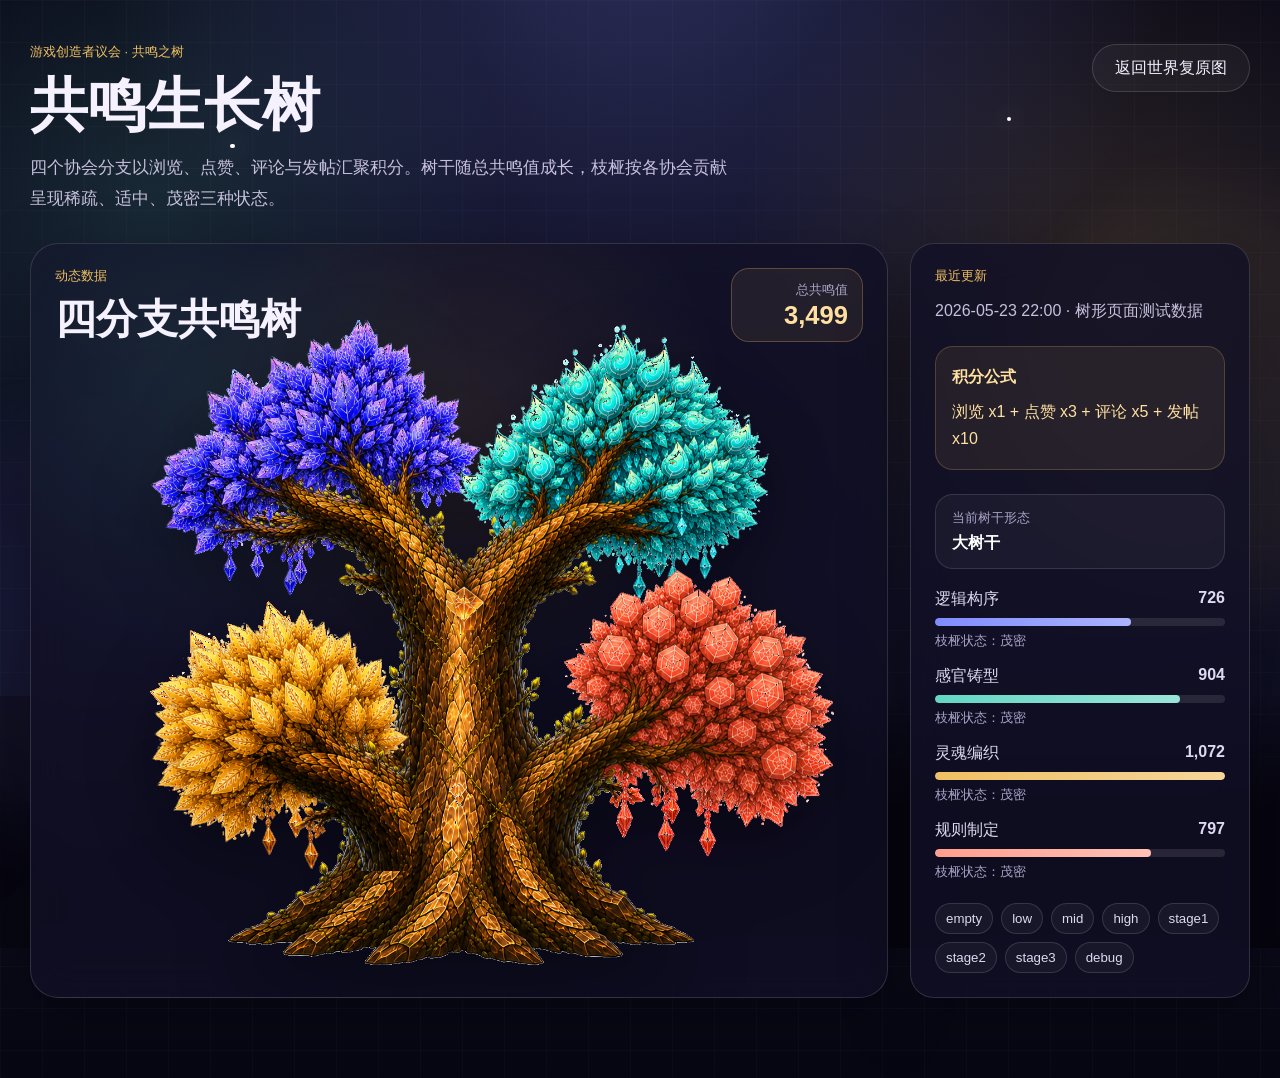
<file: tree.html>
<!doctype html>
<html lang="zh-CN">
  <head>
    <meta charset="utf-8">
    <meta name="viewport" content="width=device-width, initial-scale=1">
    <title>共鸣生长树 | 游戏创造者议会</title>
    <meta name="description" content="四分支共鸣树可视化与快速测试页面。">
    <link rel="stylesheet" href="styles.css">
  </head>
  <body data-page="tree">
    <div class="ambient" aria-hidden="true">
      <span class="star star-a"></span>
      <span class="star star-b"></span>
      <span class="star star-c"></span>
      <span class="mist mist-a"></span>
      <span class="mist mist-b"></span>
    </div>

    <main class="shell world-shell tree-shell">
      <header class="world-header tree-header">
        <div>
          <p class="eyebrow">游戏创造者议会 · 共鸣之树</p>
          <h1>共鸣生长树</h1>
          <p class="lead">四个协会分支以浏览、点赞、评论与发帖汇聚积分。树干随总共鸣值成长，枝桠按各协会贡献呈现稀疏、适中、茂密三种状态。</p>
        </div>
        <a class="ghost-link" href="world.html">返回世界复原图</a>
      </header>

      <section class="tree-grid" aria-label="四分支共鸣树">
        <section class="tree-board" aria-labelledby="tree-title">
          <div class="tree-board-top">
            <div>
              <p class="eyebrow" id="tree-preset-label">动态数据</p>
              <h2 id="tree-title">四分支共鸣树</h2>
            </div>
            <div class="tree-total">
              <span>总共鸣值</span>
              <strong id="tree-total-score">0</strong>
            </div>
          </div>

          <div class="tree-visual">
            <div class="tree-trunk-layers" id="tree-trunk-layers" aria-hidden="true"></div>
            <svg
              class="tree-svg"
              id="tree-svg"
              viewBox="0 0 920 660"
              role="img"
              aria-labelledby="tree-svg-title tree-svg-desc"
            >
              <title id="tree-svg-title">四分支共鸣树</title>
              <desc id="tree-svg-desc">每个枝桠代表一个协会，枝桠疏密由该协会积分决定。</desc>
            </svg>
          </div>
        </section>

        <aside class="world-stats tree-stats">
          <p class="eyebrow">最近更新</p>
          <p class="update-text" id="tree-updated-at">读取共鸣数据中</p>
          <div class="formula-box">
            <strong>积分公式</strong>
            <span>浏览 x1 + 点赞 x3 + 评论 x5 + 发帖 x10</span>
          </div>
          <div class="tree-stage-box">
            <span>当前树干形态</span>
            <strong id="tree-stage-name">小树干</strong>
          </div>
          <div class="resonance-bars" id="tree-resonance-bars"></div>
          <div class="tree-quick-tests" aria-label="快速测试入口">
            <a href="tree.html?preset=empty">empty</a>
            <a href="tree.html?preset=low">low</a>
            <a href="tree.html?preset=mid">mid</a>
            <a href="tree.html?preset=high">high</a>
            <a href="tree.html?preset=stage1">stage1</a>
            <a href="tree.html?preset=stage2">stage2</a>
            <a href="tree.html?preset=stage3">stage3</a>
            <a href="tree.html?preset=stage2&amp;debug=1">debug</a>
          </div>
        </aside>
      </section>

      <section class="tree-debug board-card" id="tree-debug-panel" hidden>
        <div class="section-heading">
          <p class="eyebrow">调试面板</p>
          <h2>快速调整分数、阈值与枝桠位置</h2>
        </div>
        <div class="tree-debug-grid" id="tree-debug-grid"></div>
      </section>
    </main>

    <script type="module" src="src/tree.js"></script>
  </body>
</html>
</file>
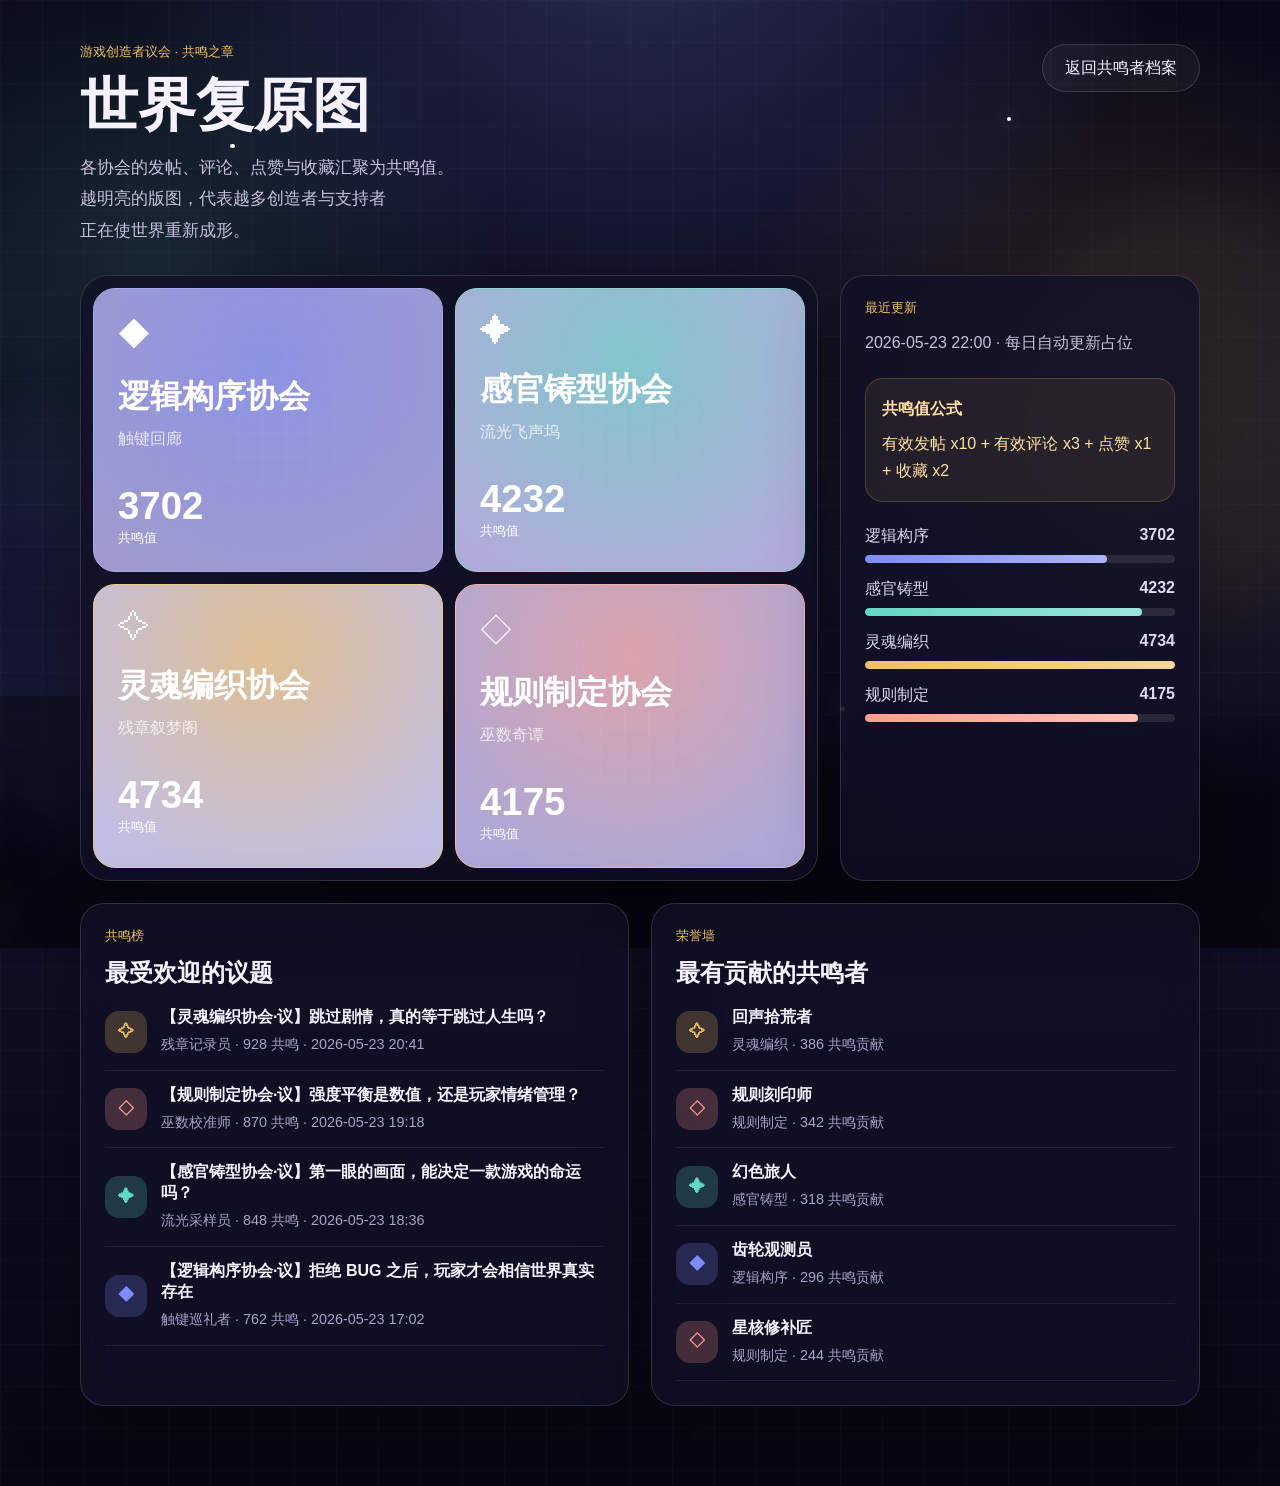
<file: world.html>
<!doctype html>
<html lang="zh-CN">
  <head>
    <meta charset="utf-8">
    <meta name="viewport" content="width=device-width, initial-scale=1">
    <title>世界复原图 | 游戏创造者议会</title>
    <meta name="description" content="四大协会共鸣值数据可视化。">
    <link rel="stylesheet" href="styles.css">
  </head>
  <body data-page="world">
    <div class="ambient" aria-hidden="true">
      <span class="star star-a"></span>
      <span class="star star-b"></span>
      <span class="star star-c"></span>
      <span class="mist mist-a"></span>
      <span class="mist mist-b"></span>
    </div>

    <main class="shell world-shell">
      <header class="world-header">
        <div>
          <p class="eyebrow">游戏创造者议会 · 共鸣之章</p>
          <h1>世界复原图</h1>
          <p class="lead">各协会的发帖、评论、点赞与收藏汇聚为共鸣值。<br>越明亮的版图，代表越多创造者与支持者<br>正在使世界重新成形。</p>
        </div>
        <a class="ghost-link" href="index.html">返回共鸣者档案</a>
      </header>

      <section class="world-grid" aria-label="四协会世界复原图">
        <div class="map-board" id="map-board"></div>
        <aside class="world-stats">
          <p class="eyebrow">最近更新</p>
          <p class="update-text" id="updated-at">读取共鸣数据中</p>
          <div class="formula-box">
            <strong>共鸣值公式</strong>
            <span>有效发帖 x10 + 有效评论 x3 + 点赞 x1 + 收藏 x2</span>
          </div>
          <div class="resonance-bars" id="resonance-bars"></div>
        </aside>
      </section>

      <section class="leaderboards">
        <article class="board-card">
          <div class="section-heading">
            <p class="eyebrow">共鸣榜</p>
            <h2>最受欢迎的议题</h2>
          </div>
          <ol class="rank-list" id="topic-rank"></ol>
        </article>
        <article class="board-card">
          <div class="section-heading">
            <p class="eyebrow">荣誉墙</p>
            <h2>最有贡献的共鸣者</h2>
          </div>
          <ol class="rank-list" id="contributor-rank"></ol>
        </article>
      </section>
    </main>

    <script type="module" src="src/world.js"></script>
  </body>
</html>
</file>
<file: styles.css>
:root {
  color-scheme: dark;
  --bg: #090817;
  --bg-2: #121126;
  --text: #f5f1ff;
  --muted: #aaa2c8;
  --line: rgba(255, 255, 255, 0.14);
  --panel: rgba(17, 16, 38, 0.78);
  --panel-strong: rgba(27, 23, 54, 0.92);
  --gold: #f0bf62;
  --violet: #8d7cff;
  font-family: "Microsoft YaHei", "PingFang SC", "Noto Sans CJK SC", Arial, sans-serif;
}

* {
  box-sizing: border-box;
}

body {
  min-height: 100vh;
  margin: 0;
  overflow-x: hidden;
  background:
    linear-gradient(rgba(255, 255, 255, 0.018) 1px, transparent 1px),
    linear-gradient(90deg, rgba(255, 255, 255, 0.018) 1px, transparent 1px),
    radial-gradient(circle at 50% -10%, rgba(127, 140, 255, 0.3), transparent 34rem),
    radial-gradient(circle at 12% 18%, rgba(98, 215, 196, 0.15), transparent 22rem),
    radial-gradient(circle at 87% 26%, rgba(240, 191, 98, 0.15), transparent 24rem),
    linear-gradient(180deg, #090817 0%, #101026 56%, #070713 100%);
  background-size: 42px 42px, 42px 42px, auto, auto, auto, auto;
  color: var(--text);
  word-break: break-word;
}

body::before {
  position: fixed;
  right: -8vw;
  bottom: -3rem;
  left: -8vw;
  z-index: 0;
  height: 28vh;
  pointer-events: none;
  content: "";
  background:
    linear-gradient(135deg, transparent 0 18%, rgba(8, 7, 18, 0.92) 18% 31%, transparent 31%),
    linear-gradient(45deg, transparent 0 16%, rgba(8, 7, 18, 0.88) 16% 28%, transparent 28%),
    linear-gradient(180deg, transparent 0, rgba(6, 5, 14, 0.98) 42%);
  opacity: 0.86;
}

button,
a {
  font: inherit;
}

button {
  cursor: pointer;
}

.ambient {
  position: fixed;
  inset: 0;
  pointer-events: none;
  overflow: hidden;
}

.moon {
  position: absolute;
  top: 7vh;
  left: 50%;
  width: 16rem;
  height: 16rem;
  border: 1px solid rgba(240, 191, 98, 0.24);
  border-radius: 50%;
  box-shadow: inset 0 0 60px rgba(240, 191, 98, 0.08), 0 0 90px rgba(127, 140, 255, 0.12);
  transform: translateX(-50%);
}

.moon::before,
.moon::after,
.rune-ring::before,
.rune-ring::after {
  position: absolute;
  border: 1px solid rgba(255, 255, 255, 0.08);
  border-radius: inherit;
  content: "";
}

.moon::before {
  inset: 18%;
}

.moon::after {
  inset: 38%;
  background: rgba(240, 191, 98, 0.18);
  box-shadow: 0 0 24px rgba(240, 191, 98, 0.2);
}

.rune-ring {
  position: absolute;
  top: 14vh;
  left: 50%;
  width: 28rem;
  height: 28rem;
  border: 1px dashed rgba(240, 191, 98, 0.16);
  border-radius: 50%;
  transform: translateX(-50%);
  animation: slowSpin 34s linear infinite;
}

.rune-ring::before {
  inset: 11%;
}

.rune-ring::after {
  inset: 23%;
  border-style: dashed;
}

.ruin-arch {
  position: absolute;
  right: 8vw;
  bottom: 4vh;
  width: min(34rem, 70vw);
  height: 28rem;
  opacity: 0.3;
  background:
    radial-gradient(ellipse at 50% 100%, transparent 0 38%, rgba(238, 230, 255, 0.12) 39% 41%, transparent 42%),
    linear-gradient(90deg, transparent 0 11%, rgba(238, 230, 255, 0.1) 11% 16%, transparent 16% 38%, rgba(238, 230, 255, 0.1) 38% 43%, transparent 43% 62%, rgba(238, 230, 255, 0.1) 62% 67%, transparent 67% 84%, rgba(238, 230, 255, 0.1) 84% 89%, transparent 89%);
  filter: blur(0.3px);
}

.star,
.mist {
  position: absolute;
  display: block;
  border-radius: 999px;
}

.star {
  width: 0.28rem;
  height: 0.28rem;
  background: #fff;
  box-shadow: 0 0 22px rgba(255, 255, 255, 0.8);
  animation: twinkle 3.8s ease-in-out infinite;
}

.star-a {
  left: 18%;
  top: 16%;
}

.star-b {
  right: 21%;
  top: 13%;
  animation-delay: 0.9s;
}

.star-c {
  right: 34%;
  bottom: 21%;
  animation-delay: 1.6s;
}

.mist {
  width: 26rem;
  height: 26rem;
  filter: blur(42px);
  opacity: 0.24;
  animation: drift 9s ease-in-out infinite alternate;
}

.mist-a {
  left: -8rem;
  bottom: 4rem;
  background: rgba(127, 140, 255, 0.28);
}

.mist-b {
  right: -10rem;
  top: 12rem;
  background: rgba(240, 191, 98, 0.18);
  animation-delay: 1.4s;
}

.shell {
  position: relative;
  z-index: 1;
  width: calc(100% - 32px);
  max-width: 1120px;
  min-height: 100vh;
  margin: 0 auto;
  padding: 44px 0;
}

.view {
  display: none;
}

.view.is-active {
  display: block;
}

.hero {
  width: min(720px, 100%);
  margin: 12vh auto 0;
  text-align: center;
}

.eyebrow {
  margin: 0 0 12px;
  color: var(--gold);
  font-size: 0.8rem;
  letter-spacing: 0;
  text-transform: uppercase;
}

h1,
h2,
p {
  margin-top: 0;
}

h1 {
  margin-bottom: 24px;
  font-size: clamp(2.75rem, 8vw, 5.8rem);
  line-height: 1.02;
  letter-spacing: 0;
  overflow-wrap: anywhere;
}

.hero-title {
  display: flex;
  align-items: center;
  text-align: center;
  flex-direction: column;
}

.hero-title span {
  display: block;
  width: 100%;
  text-align: center;
}

.hero-question-line {
  position: relative;
  display: inline-grid;
  width: auto;
  justify-items: center;
}

.hero-title .hero-question-line {
  display: inline-block;
  width: fit-content;
}

.hero-title .hero-question-text {
  display: inline-block;
  width: auto;
  text-align: center;
}

.hero-title .hero-punctuation {
  position: absolute;
  left: 100%;
  top: 0;
  display: inline-block;
  width: auto;
  text-align: left;
}

.lead {
  width: min(620px, calc(100vw - 32px));
  margin: 0 auto 34px;
  color: #c7c0dc;
  font-size: 1.05rem;
  line-height: 1.9;
  overflow-wrap: anywhere;
  word-break: break-all;
}

.primary-action,
.ghost-action,
.ghost-link,
.community-link {
  display: inline-flex;
  align-items: center;
  justify-content: center;
  min-height: 48px;
  border-radius: 999px;
  text-decoration: none;
  transition: transform 180ms ease, border-color 180ms ease, background 180ms ease;
}

.primary-action {
  border: 1px solid rgba(255, 255, 255, 0.26);
  padding: 0 34px;
  background: linear-gradient(135deg, rgba(141, 124, 255, 0.92), rgba(240, 191, 98, 0.78));
  color: #fff;
  box-shadow: 0 18px 48px rgba(86, 73, 220, 0.28);
}

.primary-action.compact {
  min-height: 42px;
  padding: 0 22px;
}

.ghost-action,
.ghost-link {
  border: 1px solid var(--line);
  padding: 0 22px;
  background: rgba(255, 255, 255, 0.04);
  color: var(--text);
}

.primary-action:hover,
.ghost-action:hover,
.ghost-link:hover,
.community-link:hover,
.option-card:hover {
  transform: translateY(-2px);
}

.fineprint {
  margin: 18px 0 0;
  color: #85809d;
  font-size: 0.85rem;
}

.quiz {
  width: min(860px, 100%);
  margin: 5vh auto 0;
}

.quiz-header {
  display: flex;
  align-items: flex-start;
  justify-content: space-between;
  gap: 18px;
}

.quiz h2,
.result h2,
.world-header h1 {
  margin-bottom: 14px;
  font-size: clamp(2rem, 5vw, 3.6rem);
  line-height: 1.12;
  letter-spacing: 0;
}

.progress-orb {
  display: grid;
  width: 68px;
  height: 68px;
  flex: 0 0 auto;
  place-items: center;
  border: 1px solid rgba(240, 191, 98, 0.35);
  border-radius: 50%;
  background: rgba(240, 191, 98, 0.08);
  color: var(--gold);
}

.lore {
  max-width: 760px;
  color: #c7c0dc;
  font-size: 1rem;
  line-height: 1.8;
}

.progress-track,
.distribution-track {
  height: 8px;
  overflow: hidden;
  border-radius: 999px;
  background: rgba(255, 255, 255, 0.1);
}

.progress-track {
  margin: 22px 0 24px;
}

.progress-track span,
.distribution-track span {
  display: block;
  height: 100%;
  border-radius: inherit;
  background: linear-gradient(90deg, var(--violet), var(--gold));
  transition: width 260ms ease;
}

.option-grid {
  display: grid;
  gap: 14px;
}

.option-card {
  display: grid;
  grid-template-columns: 54px 1fr;
  gap: 16px;
  width: 100%;
  border: 1px solid rgba(255, 255, 255, 0.12);
  border-radius: 18px;
  padding: 18px;
  background: linear-gradient(135deg, rgba(255, 255, 255, 0.075), rgba(255, 255, 255, 0.03));
  color: var(--text);
  text-align: left;
  line-height: 1.65;
}

.option-card:hover {
  border-color: var(--accent);
  box-shadow: 0 14px 36px rgba(0, 0, 0, 0.28), inset 0 0 0 1px color-mix(in srgb, var(--accent), transparent 62%);
}

.option-mark,
.rank-crest {
  display: grid;
  place-items: center;
  border-radius: 14px;
  background: color-mix(in srgb, var(--accent), transparent 78%);
  color: var(--accent);
  font-weight: 700;
}

.resonance-veil {
  width: min(640px, 100%);
  margin: 18vh auto 0;
  text-align: center;
}

.sigil-wheel {
  display: grid;
  width: 132px;
  height: 132px;
  margin: 0 auto 28px;
  place-items: center;
  border: 1px solid rgba(255, 255, 255, 0.16);
  border-radius: 50%;
  animation: wheelSpin 1.4s linear infinite;
}

.sigil-wheel span {
  grid-area: 1 / 1;
  color: var(--gold);
  font-size: 1.6rem;
}

.sigil-wheel span:nth-child(2) {
  transform: rotate(90deg) translateY(-45px);
  color: #62d7c4;
}

.sigil-wheel span:nth-child(3) {
  transform: rotate(180deg) translateY(-45px);
  color: #f0bf62;
}

.sigil-wheel span:nth-child(4) {
  transform: rotate(270deg) translateY(-45px);
  color: #ff9e8d;
}

.result-panel,
.board-card,
.world-stats,
.map-board {
  border: 1px solid var(--line);
  background: var(--panel);
  box-shadow: 0 24px 70px rgba(0, 0, 0, 0.28);
  backdrop-filter: blur(18px);
}

.summon-stage {
  display: grid;
  min-height: calc(100vh - 88px);
  place-items: center;
  align-content: center;
  padding: 28px 0 60px;
  text-align: center;
}

.fantasy-card {
  position: relative;
  width: min(280px, 72vw);
  aspect-ratio: 5 / 7;
  border: 0;
  padding: 0;
  background: transparent;
  color: var(--text);
  perspective: 1200px;
  opacity: 0;
  transform: translateY(24px) scale(0.96);
}

.fantasy-card.is-summoned {
  opacity: 1;
  animation: cardSummon 700ms cubic-bezier(0.2, 0.72, 0.2, 1) forwards;
}

.fantasy-card.is-flipped {
  animation: cardSummon 700ms cubic-bezier(0.2, 0.72, 0.2, 1) forwards;
}

.fantasy-card.is-shaking {
  opacity: 1;
  animation: violentShake 1000ms cubic-bezier(0.32, 0.02, 0.4, 1.3) both;
}

.fantasy-card::after {
  position: absolute;
  inset: -34px;
  z-index: 4;
  border-radius: 44px;
  pointer-events: none;
  content: "";
  background:
    radial-gradient(circle at 50% 50%, rgba(255, 255, 255, 0.96), color-mix(in srgb, var(--accent), transparent 16%) 18%, transparent 54%),
    conic-gradient(from 30deg, transparent, color-mix(in srgb, var(--accent-soft), transparent 12%), transparent 32%, color-mix(in srgb, var(--accent), transparent 18%), transparent);
  filter: blur(7px);
  opacity: 0;
  transform: scale(0.72);
}

.fantasy-card.is-flash::after {
  animation: flipFlash 960ms ease-out both;
}

.card-aura {
  position: absolute;
  inset: -18px;
  border-radius: 34px;
  background:
    conic-gradient(from 90deg, transparent, color-mix(in srgb, var(--accent), transparent 28%), transparent 34%, color-mix(in srgb, var(--accent-soft), transparent 30%), transparent),
    radial-gradient(circle, color-mix(in srgb, var(--accent), transparent 55%), transparent 64%);
  filter: blur(10px);
  opacity: 0;
  animation: slowSpin 5.5s linear infinite, auraPulse 1300ms ease-in-out infinite alternate;
  transition: opacity 220ms ease, transform 220ms ease;
}

.fantasy-card:hover .card-aura,
.fantasy-card:focus-visible .card-aura,
.fantasy-card.is-shaking .card-aura,
.fantasy-card.is-flash .card-aura {
  opacity: 1;
}

.card-inner {
  position: absolute;
  inset: 0;
  display: block;
  transform-style: preserve-3d;
  transition: transform 760ms cubic-bezier(0.2, 0.72, 0.2, 1);
}

.fantasy-card.is-flipped .card-inner {
  transform: rotateY(180deg);
}

.card-side {
  position: absolute;
  inset: 0;
  display: grid;
  overflow: hidden;
  place-items: center;
  border: 2px solid rgba(255, 255, 255, 0.2);
  border-radius: 28px;
  backface-visibility: hidden;
  box-shadow:
    inset 0 0 0 10px rgba(255, 255, 255, 0.035),
    inset 0 0 22px rgba(255, 255, 255, 0.035),
    0 24px 70px rgba(0, 0, 0, 0.48);
  transition: border-color 220ms ease, box-shadow 220ms ease;
}

.fantasy-card:hover .card-side,
.fantasy-card:focus-visible .card-side,
.fantasy-card.is-shaking .card-side,
.fantasy-card.is-flash .card-side {
  border-color: color-mix(in srgb, var(--accent), white 18%);
  box-shadow:
    inset 0 0 0 10px rgba(255, 255, 255, 0.04),
    inset 0 0 42px color-mix(in srgb, var(--accent), transparent 58%),
    0 0 34px color-mix(in srgb, var(--accent), transparent 38%),
    0 28px 88px rgba(0, 0, 0, 0.52);
}

.card-back {
  align-content: center;
  gap: 14px;
  background:
    radial-gradient(circle at 50% 24%, color-mix(in srgb, var(--accent), transparent 56%), transparent 12rem),
    repeating-linear-gradient(45deg, rgba(255, 255, 255, 0.035) 0 2px, transparent 2px 10px),
    linear-gradient(160deg, #201a3e, #090817 70%);
}

.card-back::before,
.card-front::before {
  position: absolute;
  inset: 18px;
  border: 1px solid rgba(255, 255, 255, 0.22);
  border-radius: 20px;
  content: "";
}

.card-back::after {
  position: absolute;
  inset: 44px;
  border: 1px dashed color-mix(in srgb, var(--accent), transparent 34%);
  border-radius: 50%;
  content: "";
  animation: slowSpin 18s linear infinite;
}

.back-sigil {
  z-index: 1;
  display: grid;
  width: 92px;
  height: 92px;
  place-items: center;
  border-radius: 50%;
  background: rgba(255, 255, 255, 0.08);
  color: var(--accent-soft);
  font-size: 2.4rem;
  box-shadow: 0 0 34px color-mix(in srgb, var(--accent), transparent 42%);
}

.back-title,
.back-line {
  z-index: 1;
}

.back-title {
  font-size: 1.35rem;
  font-weight: 700;
}

.back-line {
  width: 80%;
  color: #c7c0dc;
  font-size: 0.9rem;
  line-height: 1.7;
}

.card-front {
  background: #090817;
  transform: rotateY(180deg);
}

.card-front img {
  width: 100%;
  height: 100%;
  object-fit: cover;
}

.front-crest {
  position: absolute;
  top: 28px;
  right: 28px;
  display: grid;
  width: 50px;
  height: 50px;
  place-items: center;
  border: 1px solid rgba(255, 255, 255, 0.34);
  border-radius: 50%;
  background: rgba(0, 0, 0, 0.24);
  color: #fff;
  font-size: 1.4rem;
}

.front-nameplate {
  position: absolute;
  right: 22px;
  bottom: 24px;
  left: 22px;
  display: grid;
  gap: 4px;
  padding: 16px 12px 14px;
  border: 1px solid color-mix(in srgb, var(--accent), transparent 34%);
  border-radius: 18px;
  background: linear-gradient(180deg, rgba(8, 7, 18, 0.72), rgba(8, 7, 18, 0.94));
  box-shadow: inset 0 0 28px rgba(0, 0, 0, 0.25);
}

.front-nameplate strong,
.english-name {
  color: var(--accent);
  font-family: "Cinzel Decorative", "Uncial Antiqua", "Palatino Linotype", "Book Antiqua", Georgia, serif;
  font-weight: 700;
  letter-spacing: 0;
  text-shadow: 0 0 18px color-mix(in srgb, var(--accent), transparent 26%);
}

.front-nameplate strong {
  font-size: clamp(1rem, 4.4vw, 1.45rem);
  line-height: 0.98;
  overflow-wrap: normal;
}

.front-nameplate em {
  color: rgba(255, 255, 255, 0.88);
  font-style: normal;
  font-size: 0.88rem;
}

.card-hint {
  width: min(320px, 100%);
  margin: 24px auto 0;
  color: #c7c0dc;
  line-height: 1.8;
}

.result-copy {
  width: min(640px, calc(100vw - 24px));
  margin-top: 26px;
  opacity: 0;
  transform: translateY(18px);
  transition: opacity 460ms ease, transform 460ms ease;
  pointer-events: none;
}

.result-copy.is-visible {
  opacity: 1;
  transform: translateY(0);
  pointer-events: auto;
}

.bilingual-title {
  display: grid;
  gap: 4px;
  justify-items: center;
}

.english-name {
  display: block;
  max-width: min(340px, calc(100vw - 36px));
  font-size: clamp(2rem, 7vw, 4.35rem);
  line-height: 0.98;
  overflow-wrap: normal;
  white-space: normal;
  text-wrap: balance;
}

.chinese-name {
  display: block;
  color: rgba(255, 255, 255, 0.92);
  font-size: clamp(1.08rem, 3.8vw, 1.65rem);
  font-weight: 600;
  line-height: 1.4;
}

.subtitle,
.declaration,
.portrait,
.update-text {
  color: #c7c0dc;
  line-height: 1.8;
}

.result-copy .subtitle,
.result-copy .declaration,
.result-copy .portrait {
  width: min(286px, calc(100vw - 72px));
  margin-right: auto;
  margin-left: auto;
  overflow-wrap: anywhere;
  word-break: break-all;
}

.declaration {
  max-width: 620px;
  margin-right: auto;
  margin-bottom: 24px;
  margin-left: auto;
  font-size: 1.05rem;
}

.keyword-row {
  display: flex;
  flex-wrap: wrap;
  justify-content: center;
  gap: 10px;
  margin-bottom: 28px;
}

.keyword-row span {
  border: 1px solid color-mix(in srgb, var(--accent), transparent 45%);
  border-radius: 999px;
  padding: 8px 14px;
  background: color-mix(in srgb, var(--accent), transparent 82%);
  color: #fff;
}

.result-panel {
  border-radius: 24px;
  padding: 24px;
}

.distribution {
  display: grid;
  width: min(300px, calc(100vw - 72px));
  gap: 18px;
  margin: 18px auto 24px;
  text-align: left;
}

.distribution-label {
  display: flex;
  justify-content: space-between;
  gap: 12px;
  margin-bottom: 8px;
  color: #ded9f1;
}

.distribution-track span {
  background: linear-gradient(90deg, var(--accent), color-mix(in srgb, var(--accent), white 35%));
}

.action-row {
  display: flex;
  flex-wrap: wrap;
  justify-content: center;
  gap: 12px;
  margin: 24px 0 14px;
}

.community-link {
  width: min(420px, 100%);
  border: 1px solid rgba(240, 191, 98, 0.35);
  padding: 0 18px;
  background: rgba(240, 191, 98, 0.08);
  color: #ffe0a1;
}

.world-shell {
  padding-bottom: 80px;
}

.world-header {
  display: flex;
  align-items: flex-start;
  justify-content: space-between;
  gap: 24px;
  margin-bottom: 28px;
}

.world-header .lead {
  margin: 0;
}

.world-grid {
  display: grid;
  grid-template-columns: minmax(0, 1fr) 360px;
  gap: 22px;
  align-items: stretch;
}

.map-board {
  display: grid;
  min-height: 560px;
  grid-template-columns: repeat(2, minmax(0, 1fr));
  gap: 12px;
  border-radius: 28px;
  padding: 12px;
}

.map-tile {
  position: relative;
  overflow: hidden;
  border: 1px solid color-mix(in hsl, var(--accent), white 18%);
  border-radius: 22px;
  padding: 24px;
  background:
    radial-gradient(circle at 50% 25%, color-mix(in srgb, var(--accent), transparent 38%), transparent 15rem),
    hsl(245 42% var(--light));
  filter: saturate(var(--sat));
  color: #fff;
}

.map-tile::after {
  position: absolute;
  inset: 0;
  content: "";
  background-image:
    linear-gradient(rgba(255, 255, 255, 0.05) 1px, transparent 1px),
    linear-gradient(90deg, rgba(255, 255, 255, 0.05) 1px, transparent 1px);
  background-size: 24px 24px;
  mask-image: radial-gradient(circle at center, black, transparent 78%);
}

.map-crest {
  font-size: 2rem;
}

.map-tile h2 {
  position: relative;
  margin: 18px 0 10px;
  font-size: clamp(1.35rem, 3vw, 2rem);
}

.map-tile p,
.map-tile strong,
.map-tile small {
  position: relative;
}

.map-tile p {
  color: rgba(255, 255, 255, 0.78);
}

.map-tile strong {
  display: block;
  margin-top: 34px;
  font-size: 2.4rem;
}

.world-stats {
  border-radius: 24px;
  padding: 24px;
}

.formula-box {
  display: grid;
  gap: 8px;
  margin: 20px 0 24px;
  border: 1px solid rgba(240, 191, 98, 0.22);
  border-radius: 18px;
  padding: 16px;
  background: rgba(240, 191, 98, 0.08);
  color: #ffe0a1;
  line-height: 1.7;
}

.resonance-bars {
  display: grid;
  gap: 16px;
}

.leaderboards {
  display: grid;
  grid-template-columns: repeat(2, minmax(0, 1fr));
  gap: 22px;
  margin-top: 22px;
}

.board-card {
  border-radius: 24px;
  padding: 24px;
}

.section-heading h2 {
  margin-bottom: 18px;
}

.rank-list {
  display: grid;
  gap: 14px;
  margin: 0;
  padding: 0;
  list-style: none;
}

.rank-list li {
  display: grid;
  grid-template-columns: 42px 1fr;
  gap: 14px;
  align-items: center;
  border-bottom: 1px solid rgba(255, 255, 255, 0.08);
  padding-bottom: 14px;
}

.rank-list p {
  margin: 6px 0 0;
  color: var(--muted);
  font-size: 0.9rem;
  line-height: 1.5;
}

.rank-crest {
  width: 42px;
  height: 42px;
}

@keyframes twinkle {
  0%, 100% {
    opacity: 0.35;
    transform: scale(1);
  }
  50% {
    opacity: 1;
    transform: scale(1.8);
  }
}

@keyframes drift {
  to {
    transform: translate3d(28px, -18px, 0) scale(1.08);
  }
}

@keyframes wheelSpin {
  to {
    transform: rotate(360deg);
  }
}

@keyframes slowSpin {
  to {
    transform: rotate(360deg);
  }
}

@keyframes cardReveal {
  to {
    opacity: 1;
    transform: perspective(1100px) rotateY(0deg) translateY(0);
  }
}

@keyframes cardSummon {
  to {
    opacity: 1;
    transform: translateY(0) scale(1);
  }
}

@keyframes cardTremble {
  0%, 100% {
    transform: translate3d(0, 0, 0) rotate(0deg);
  }
  25% {
    transform: translate3d(1px, -1px, 0) rotate(0.18deg);
  }
  50% {
    transform: translate3d(-1px, 1px, 0) rotate(-0.16deg);
  }
  75% {
    transform: translate3d(1px, 1px, 0) rotate(0.12deg);
  }
}

@keyframes violentShake {
  0% {
    transform: translate3d(0, 0, 0) scale(1) rotate(0deg);
  }
  8% {
    transform: translate3d(-8px, 5px, 0) scale(1.015) rotate(-1.5deg);
  }
  16% {
    transform: translate3d(9px, -6px, 0) scale(1.025) rotate(1.8deg);
  }
  24% {
    transform: translate3d(-11px, -4px, 0) scale(1.02) rotate(-2.2deg);
  }
  32% {
    transform: translate3d(12px, 7px, 0) scale(1.035) rotate(2deg);
  }
  42% {
    transform: translate3d(-9px, 8px, 0) scale(1.025) rotate(-1.5deg);
  }
  54% {
    transform: translate3d(8px, -8px, 0) scale(1.03) rotate(1.2deg);
  }
  68% {
    transform: translate3d(-5px, 4px, 0) scale(1.018) rotate(-0.8deg);
  }
  82% {
    transform: translate3d(3px, -2px, 0) scale(1.01) rotate(0.35deg);
  }
  100% {
    transform: translate3d(0, 0, 0) scale(1) rotate(0deg);
  }
}

@keyframes flipFlash {
  0% {
    opacity: 0;
    transform: scale(0.68) rotate(0deg);
  }
  18% {
    opacity: 1;
    transform: scale(1.12) rotate(12deg);
  }
  46% {
    opacity: 0.78;
    transform: scale(1.34) rotate(70deg);
  }
  100% {
    opacity: 0;
    transform: scale(1.82) rotate(160deg);
  }
}

@keyframes auraPulse {
  from {
    opacity: 0.55;
    transform: scale(0.98);
  }
  to {
    opacity: 1;
    transform: scale(1.03);
  }
}

@media (max-width: 860px) {
  .shell {
    width: calc(100% - 24px);
    max-width: 680px;
    padding-top: 28px;
  }

  .hero {
    margin-top: 8vh;
  }

  .quiz-header,
  .world-header {
    flex-direction: column;
  }

  .world-grid,
  .leaderboards {
    grid-template-columns: 1fr;
  }

  .fantasy-card {
    width: min(300px, 82vw);
  }

  .map-board {
    min-height: auto;
    grid-template-columns: 1fr;
  }
}

@media (max-width: 520px) {
  .shell {
    width: calc(100% - 18px);
    max-width: 460px;
  }

  h1 {
    font-size: 2.55rem;
    line-height: 1.08;
  }

  .option-card {
    grid-template-columns: 42px 1fr;
    padding: 15px;
  }

  .card-hint {
    font-size: 0.95rem;
  }

  .action-row {
    flex-direction: column;
  }

  .ghost-action,
  .primary-action.compact {
    width: 100%;
  }
}

.tree-shell {
  max-width: 1220px;
}

.tree-header .lead {
  width: min(700px, calc(100vw - 32px));
  word-break: normal;
}

.tree-grid {
  display: grid;
  grid-template-columns: minmax(0, 1fr) 340px;
  gap: 22px;
  align-items: stretch;
}

.tree-board {
  position: relative;
  overflow: hidden;
  min-height: 660px;
  border: 1px solid var(--line);
  border-radius: 28px;
  background:
    radial-gradient(circle at 50% 24%, rgba(240, 191, 98, 0.1), transparent 17rem),
    radial-gradient(circle at 18% 18%, rgba(98, 215, 196, 0.1), transparent 18rem),
    rgba(17, 16, 38, 0.78);
  box-shadow: 0 24px 70px rgba(0, 0, 0, 0.28);
  backdrop-filter: blur(18px);
}

.tree-board-top {
  position: relative;
  z-index: 3;
  display: flex;
  align-items: flex-start;
  justify-content: space-between;
  gap: 18px;
  padding: 24px 24px 0;
}

.tree-board-top h2 {
  margin-bottom: 0;
  font-size: clamp(1.65rem, 3.6vw, 2.55rem);
  line-height: 1.12;
}

.tree-total {
  display: grid;
  min-width: 132px;
  gap: 4px;
  border: 1px solid rgba(240, 191, 98, 0.28);
  border-radius: 18px;
  padding: 12px 14px;
  background: rgba(240, 191, 98, 0.08);
  text-align: right;
}

.tree-total span,
.tree-stage-box span,
.tree-leaf-note {
  color: var(--muted);
  font-size: 0.84rem;
}

.tree-total strong {
  color: #ffe0a1;
  font-size: 1.6rem;
  line-height: 1;
}

.tree-visual {
  position: absolute;
  inset: 54px 0 0;
  min-height: 610px;
}

.tree-trunk-layers,
.tree-svg {
  position: absolute;
  inset: 0;
}

.tree-trunk-layers {
  z-index: 1;
  pointer-events: none;
}

.tree-art-layer {
  position: absolute;
  inset: 0;
  opacity: 0;
  transform-origin: center bottom;
  background-image: var(--tree-base-image);
  background-repeat: no-repeat;
  background-position: center bottom;
  background-size: contain;
  filter: drop-shadow(0 24px 34px rgba(0, 0, 0, 0.36));
}

.tree-art-layer.is-active {
  opacity: 1;
}

.tree-art-image {
  position: absolute;
  inset: 0;
  width: 100%;
  height: 100%;
  object-fit: contain;
  object-position: center bottom;
  user-select: none;
}

.tree-art-base {
  display: none;
}

.tree-branch-art {
  opacity: 0;
  background-image: var(--branch-image);
  background-repeat: no-repeat;
  background-position: center bottom;
  background-size: contain;

  transform:
    translate(var(--branch-x, 0px), var(--branch-y, 0px))
    scale(var(--branch-scale, 1))
    rotate(var(--branch-rotate, 0deg));

  transform-origin: center bottom;
  transition:
    opacity 240ms ease,
    transform 240ms ease;
}

.tree-branch-art.is-visible {
  opacity: 1;
}

.tree-trunk-layer {
  position: absolute;
  left: 50%;
  bottom: 2%;
  width: var(--trunk-width);
  height: var(--trunk-height);
  opacity: 0;
  transform: translate(-50%, 18px) scale(var(--trunk-scale));
  transform-origin: center bottom;
  transition: opacity 900ms ease, transform 900ms cubic-bezier(0.2, 0.72, 0.2, 1);
  background: var(--trunk-image);
  background-repeat: no-repeat;
  background-position: center bottom;
  background-size: contain;
  filter: drop-shadow(0 24px 34px rgba(0, 0, 0, 0.36));
}

.tree-trunk-layer.is-missing-asset {
  background:
    radial-gradient(ellipse at 50% 78%, color-mix(in srgb, var(--trunk-light), transparent 70%), transparent 58%),
    linear-gradient(88deg, transparent 0 32%, var(--trunk-dark) 34% 42%, var(--trunk-mid) 48% 56%, var(--trunk-dark) 62% 68%, transparent 70%),
    radial-gradient(ellipse at 50% 100%, var(--trunk-dark) 0 16%, transparent 17%);
}

.tree-trunk-layer::before,
.tree-trunk-layer::after {
  display: none;
}

.tree-trunk-layer.is-active {
  opacity: 1;
  transform: translate(-50%, 0) scale(var(--trunk-scale));
}

.tree-svg {
  z-index: 2;
  width: 100%;
  height: 100%;
  overflow: visible;
  pointer-events: none;
}

.tree-branch-layer {
  display: none;
}

.tree-branch-shadow,
.tree-branch {
  fill: none;
  stroke-linecap: round;
}

.tree-branch-shadow {
  stroke: rgba(0, 0, 0, 0.32);
  stroke-width: 24;
}

.tree-branch {
  stroke: url("#branch-gradient");
  stroke-width: 13;
  stroke-dasharray: 540;
  stroke-dashoffset: 540;
  filter: url("#tree-soft-glow");
  animation: branchGrow 1100ms cubic-bezier(0.2, 0.72, 0.2, 1) forwards;
}

.tree-growth-layer {
  filter: drop-shadow(0 8px 10px rgba(0, 0, 0, 0.18));
}

.tree-leaf {
  opacity: 0;
  animation: leafFadeIn 520ms cubic-bezier(0.2, 0.72, 0.2, 1) var(--leaf-delay) forwards;
}

.tree-leaf-arrive,
.tree-leaf-sway {
  transform-box: fill-box;
  transform-origin: center;
}

.tree-leaf-arrive {
  transform: scale(0.2);
  animation: leafArrive 520ms cubic-bezier(0.2, 0.72, 0.2, 1) var(--leaf-delay) forwards;
}

.tree-leaf-sway {
  animation:
    leafSway var(--leaf-sway) ease-in-out calc(var(--leaf-delay) + 520ms) infinite alternate;
}

.tree-leaf ellipse {
  opacity: 0.9;
}

.tree-leaf image {
  overflow: visible;
  pointer-events: none;
}

.tree-bud {
  opacity: 0.68;
  transform-box: fill-box;
  transform-origin: center;
  animation: budPulse 1800ms ease-in-out infinite alternate;
}

.tree-branch-label rect {
  fill: rgba(9, 8, 23, 0.68);
  stroke: color-mix(in srgb, var(--accent), transparent 42%);
  stroke-width: 1;
}

.tree-branch-label text {
  fill: #fff;
  font-size: 1rem;
  line-height: 1.2;
}

.tree-branch-name {
  fill: color-mix(in srgb, var(--accent), white 22%);
  font-weight: 700;
}

.tree-branch-score {
  fill: #ded9f1;
  font-size: 0.92rem;
}

.tree-stage-box {
  display: grid;
  gap: 6px;
  margin-bottom: 20px;
  border: 1px solid rgba(255, 255, 255, 0.12);
  border-radius: 18px;
  padding: 14px 16px;
  background: rgba(255, 255, 255, 0.04);
}

.tree-stage-box strong {
  color: #fff;
}

.tree-leaf-note {
  display: block;
  margin-top: 6px;
}

.tree-quick-tests {
  display: flex;
  flex-wrap: wrap;
  gap: 8px;
  margin-top: 22px;
}

.tree-quick-tests a {
  border: 1px solid rgba(255, 255, 255, 0.13);
  border-radius: 999px;
  padding: 7px 10px;
  background: rgba(255, 255, 255, 0.045);
  color: #ded9f1;
  font-size: 0.83rem;
  text-decoration: none;
  transition: border-color 180ms ease, transform 180ms ease;
}

.tree-quick-tests a:hover {
  border-color: rgba(240, 191, 98, 0.5);
  transform: translateY(-1px);
}

.tree-debug {
  margin-top: 22px;
}

.tree-debug-grid {
  display: grid;
  grid-template-columns: repeat(4, minmax(0, 1fr));
  gap: 12px;
}

.tree-debug-grid label {
  display: grid;
  gap: 8px;
  color: #ded9f1;
  font-size: 0.9rem;
}

.tree-debug-grid input,
.tree-debug-grid select {
  width: 100%;
  border: 1px solid rgba(255, 255, 255, 0.14);
  border-radius: 12px;
  padding: 10px 12px;
  background: rgba(255, 255, 255, 0.06);
  color: var(--text);
}

.tree-debug-divider {
  grid-column: 1 / -1;
  width: 100%;
  margin: 8px 0;
  border: 0;
  border-top: 1px solid rgba(255, 255, 255, 0.12);
}

.tree-debug-grid button,
.tree-debug-grid pre {
  grid-column: span 1;
  min-height: 48px;
  border: 1px solid rgba(255, 255, 255, 0.14);
  border-radius: 12px;
  background: rgba(255, 255, 255, 0.08);
  color: var(--text);
}

.tree-debug-grid button {
  padding: 10px 14px;
  font-weight: 700;
}

.tree-debug-grid pre {
  grid-column: 1 / -1;
  max-height: 240px;
  margin: 0;
  overflow: auto;
  padding: 14px;
  white-space: pre-wrap;
}

.tree-branch-art.is-align-target {
  opacity: 1 !important;
  filter:
    drop-shadow(0 0 1px #ff3355)
    drop-shadow(0 0 4px #ff3355);
}

@keyframes branchGrow {
  to {
    stroke-dashoffset: 0;
  }
}

@keyframes leafArrive {
  from {
    transform: scale(0.2) rotate(-8deg);
  }
  to {
    transform: scale(1) rotate(0deg);
  }
}

@keyframes leafFadeIn {
  to {
    opacity: 1;
  }
}

@keyframes leafSway {
  from {
    transform: rotate(-2.4deg) translateY(0);
  }
  to {
    transform: rotate(2.4deg) translateY(-1px);
  }
}

@keyframes budPulse {
  from {
    opacity: 0.46;
    transform: scale(0.86);
  }
  to {
    opacity: 0.78;
    transform: scale(1.06);
  }
}

@media (max-width: 960px) {
  .tree-grid,
  .tree-debug-grid {
    grid-template-columns: 1fr;
  }

  .tree-board {
    min-height: 620px;
  }

  .tree-visual {
    top: 72px;
  }
}

@media (max-width: 640px) {
  .tree-board {
    min-height: 650px;
  }

  .tree-board-top {
    flex-direction: column;
    padding: 18px 18px 0;
  }

  .tree-total {
    width: 100%;
    text-align: left;
  }

  .tree-visual {
    inset: 128px 0 0;
  }

  .tree-trunk-layer {
    inset: auto;
    left: 50%;
    bottom: 2%;
    width: var(--trunk-width);
    height: var(--trunk-height);
  }
}

@media (prefers-reduced-motion: reduce) {
  .tree-branch,
  .tree-leaf,
  .tree-bud {
    animation: none;
  }

  .tree-branch {
    stroke-dashoffset: 0;
  }

  .tree-leaf {
    opacity: 1;
  }
}
</file>
